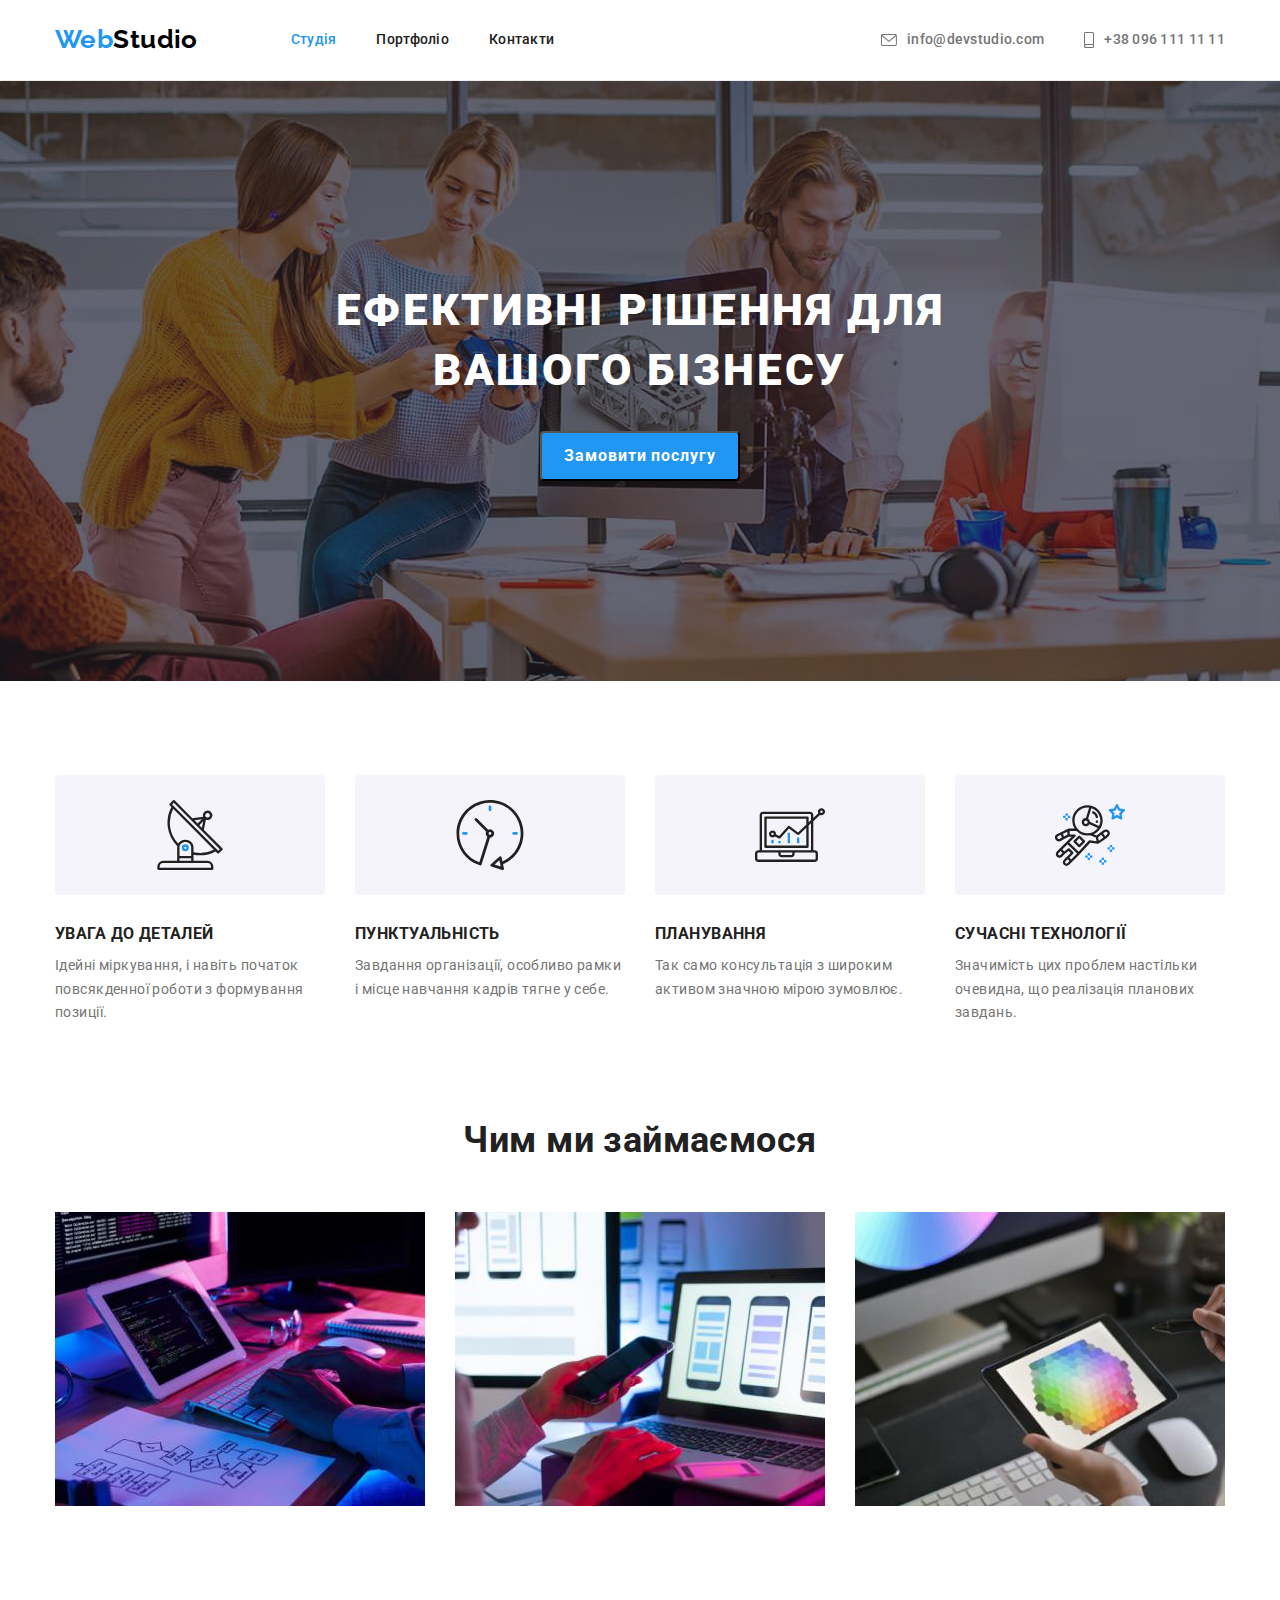
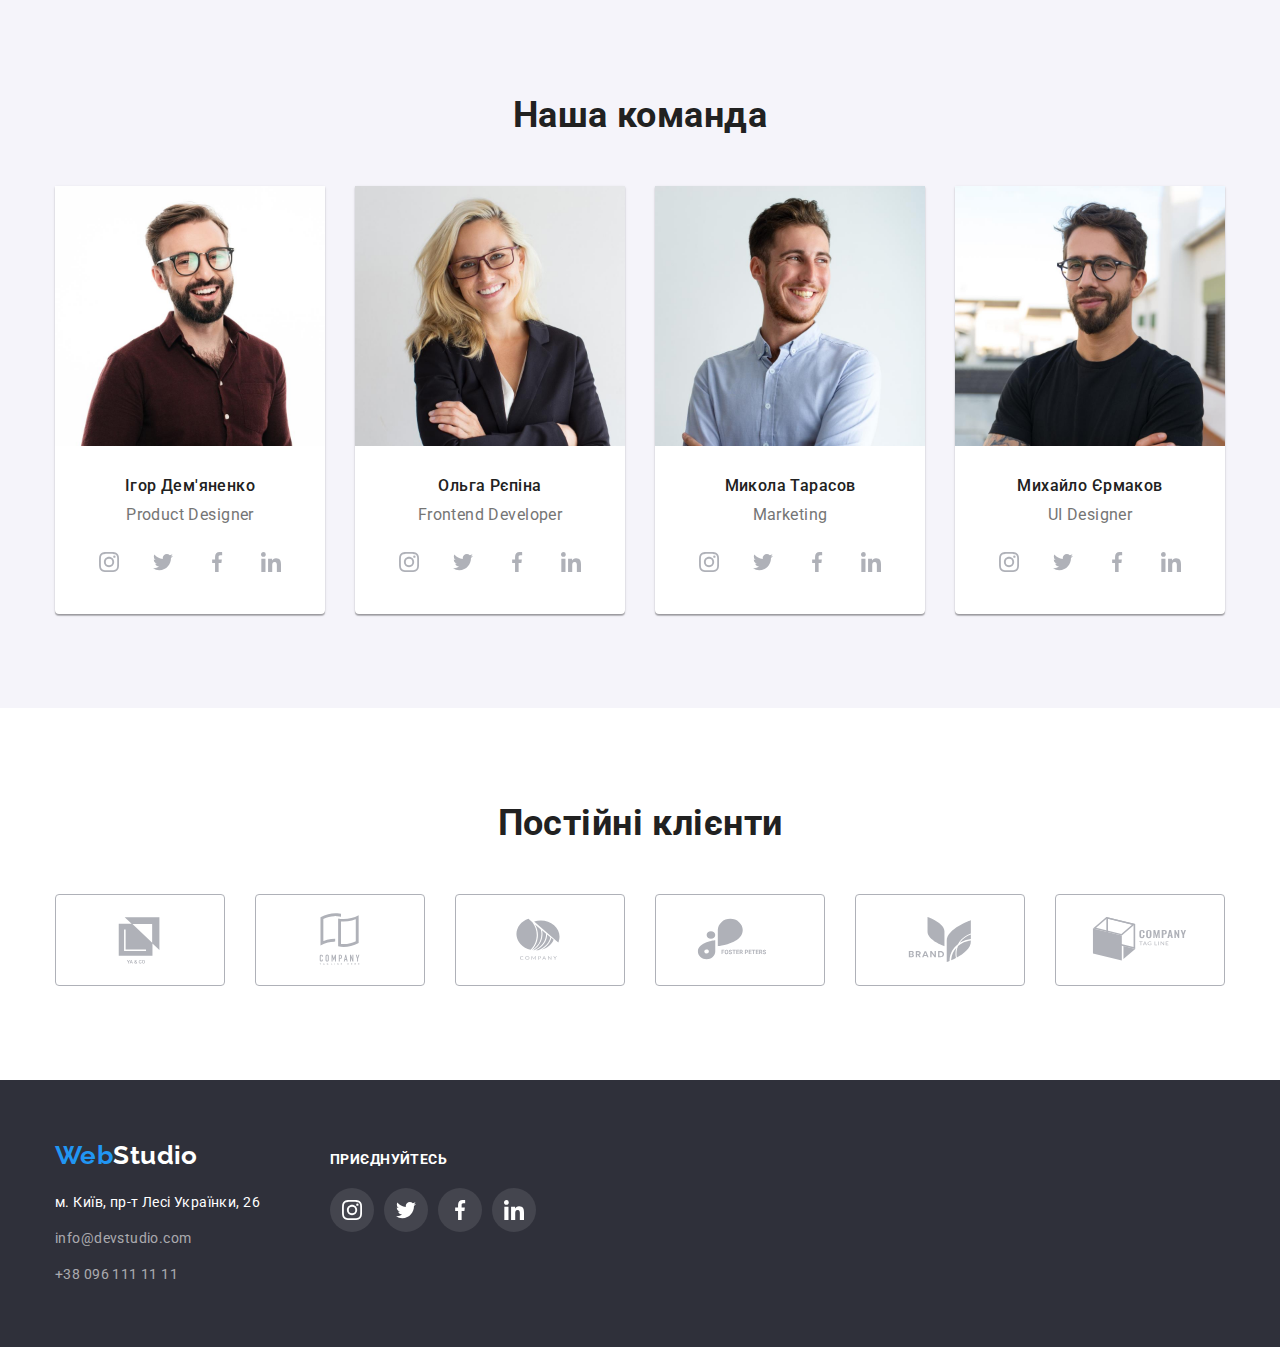
<file: index.html>
<!DOCTYPE html>
<html lang="uk">
  <head>
    <meta charset="UTF-8" />
    <meta http-equiv="X-UA-Compatible" content="IE=edge" />
    <meta name="viewport" content="width=device-width, initial-scale=1.0" />
    <title>WebStudio - Main Page</title>
    <link rel="preconnect" href="https://fonts.googleapis.com" />
    <link rel="preconnect" href="https://fonts.gstatic.com" crossorigin />
    <link
      href="https://fonts.googleapis.com/css2?family=Raleway:wght@700&family=Roboto:wght@400;500;700;900&display=swap"
      rel="stylesheet"
    />
    <link
      rel="stylesheet"
      href="https://cdnjs.cloudflare.com/ajax/libs/modern-normalize/1.1.0/modern-normalize.min.css"
    />
    <link rel="stylesheet" href="./css/styles.css" />
  </head>
  <body>
    <header class="header">
      <div class="container main-menu">
        <nav class="header-nav main-menu">
          <a href="./index.html" class="main-logo link"
            ><span class="web-accent">Web</span
            ><span class="studio-header">Studio</span></a
          >
          <ul class="main-nav list">
            <li class="item">
              <a href="./index.html" class="nav-selected link site-nav"
                >Студія</a
              >
            </li>
            <li class="item">
              <a class="link site-nav" href="./portfolio.html">Портфоліо</a>
            </li>
            <li class="item"><a href="#" class="link site-nav">Контакти</a></li>
          </ul>
        </nav>
        <ul class="main-contacts list">
          <li class="item">
            <a
              href="mailto:info@devstudio.com"
              class="link site-nav header-contacts"
              ><svg width="16" height="12" class="contact-svg">
                <use href="./images/sprite.svg#icon-envelope"></use>
              </svg>
              info@devstudio.com</a
            >
          </li>
          <li class="item">
            <a href="tel:+380961111111" class="link site-nav header-contacts">
              <svg width="10" height="16" class="contact-svg">
                <use href="./images/sprite.svg#icon-smartphone"></use>
              </svg>
              +38 096 111 11 11</a
            >
          </li>
        </ul>
      </div>
    </header>
    <main>
      <section class="hero">
        <div class="overlay">
          <div class="container">
            <h1 class="hero-title">Ефективні рішення для вашого бізнесу</h1>
            <button type="button" class="hero-button">Замовити послугу</button>
          </div>
        </div>
      </section>

      <section class="advantage section">
        <div class="container">
          <ul class="adv-list list">
            <li class="item">
              <div class="thumb">
                <svg width="70" height="70" class="adv-icon">
                  <use href="./images/sprite.svg#icon-antenna"></use>
                </svg>
              </div>
              <h3 class="advantage-title">УВАГА ДО ДЕТАЛЕЙ</h3>
              <p>
                Ідейні міркування, і навіть початок повсякденної роботи з
                формування позиції.
              </p>
            </li>
            <li class="item">
              <div class="thumb">
                <svg width="70" height="70" class="adv-icon">
                  <use href="./images/sprite.svg#icon-clock"></use>
                </svg>
              </div>
              <h3 class="advantage-title">ПУНКТУАЛЬНІСТЬ</h3>
              <p>
                Завдання організації, особливо рамки і місце навчання кадрів
                тягне у себе.
              </p>
            </li>
            <li class="item">
              <div class="thumb">
                <svg width="70" height="70" class="adv-icon">
                  <use href="./images/sprite.svg#icon-diagram"></use>
                </svg>
              </div>
              <h3 class="advantage-title">ПЛАНУВАННЯ</h3>
              <p>
                Так само консультація з широким активом значною мірою зумовлює.
              </p>
            </li>
            <li class="item">
              <div class="thumb">
                <svg width="70" height="70" class="adv-icon">
                  <use href="./images/sprite.svg#icon-astronaut"></use>
                </svg>
              </div>
              <h3 class="advantage-title">СУЧАСНІ ТЕХНОЛОГІЇ</h3>
              <p>
                Значимість цих проблем настільки очевидна, що реалізація
                планових завдань.
              </p>
            </li>
          </ul>
        </div>
      </section>

      <section class="what-we-do section no-top-padding">
        <div class="container">
          <h2 class="section-title">Чим ми займаємося</h2>
          <ul class="what-we-do-list list">
            <li class="item">
              <img src="./images/img_1.jpg" alt="Комьютер" width="370" />
            </li>
            <li class="item">
              <img src="./images/img_2.jpg" alt="Телефон" width="370" />
            </li>
            <li class="item">
              <img src="./images/img_3.jpg" alt="Планшет" width="370" />
            </li>
          </ul>
        </div>
      </section>

      <section class="our-team section">
        <div class="container">
          <h2 class="section-title">Наша команда</h2>
          <ul class="team-members list">
            <li class="item">
              <img
                src="./images/person1.jpg"
                alt="Член команди Ігор Дем'яненко"
                width="270"
              />
              <div class="team-info">
                <h3 class="team-member">Ігор Дем'яненко</h3>
                <p class="team-role">Product Designer</p>
                <ul class="member-social-list list">
                  <li class="member-social-item">
                    <a href="#" class="member-social-link">
                      <svg width="20" height="20" class="member-social-icon">
                        <use href="./images/sprite.svg#icon-instagram"></use>
                      </svg>
                    </a>
                  </li>
                  <li class="member-social-item">
                    <a href="#" class="member-social-link">
                      <svg width="20" height="20" class="member-social-icon">
                        <use href="./images/sprite.svg#icon-twitter"></use>
                      </svg>
                    </a>
                  </li>
                  <li class="member-social-item">
                    <a href="#" class="member-social-link">
                      <svg width="20" height="20" class="member-social-icon">
                        <use href="./images/sprite.svg#icon-facebook"></use>
                      </svg>
                    </a>
                  </li>
                  <li class="member-social-item">
                    <a href="#" class="member-social-link">
                      <svg width="20" height="20" class="member-social-icon">
                        <use href="./images/sprite.svg#icon-linkedin"></use>
                      </svg>
                    </a>
                  </li>
                </ul>
              </div>
            </li>
            <li class="item">
              <img
                src="./images/person2.jpg"
                alt="Член команди Ольга Рєпіна"
                width="270"
              />
              <div class="team-info">
                <h3 class="team-member">Ольга Рєпіна</h3>
                <p class="team-role">Frontend Developer</p>
                <ul class="member-social-list list">
                  <li class="member-social-item">
                    <a href="#" class="member-social-link">
                      <svg width="20" height="20" class="member-social-icon">
                        <use href="./images/sprite.svg#icon-instagram"></use>
                      </svg>
                    </a>
                  </li>
                  <li class="member-social-item">
                    <a href="#" class="member-social-link">
                      <svg width="20" height="20" class="member-social-icon">
                        <use href="./images/sprite.svg#icon-twitter"></use>
                      </svg>
                    </a>
                  </li>
                  <li class="member-social-item">
                    <a href="#" class="member-social-link">
                      <svg width="20" height="20" class="member-social-icon">
                        <use href="./images/sprite.svg#icon-facebook"></use>
                      </svg>
                    </a>
                  </li>
                  <li class="member-social-item">
                    <a href="#" class="member-social-link">
                      <svg width="20" height="20" class="member-social-icon">
                        <use href="./images/sprite.svg#icon-linkedin"></use>
                      </svg>
                    </a>
                  </li>
                </ul>
              </div>
            </li>
            <li class="item">
              <img
                src="./images/person3.jpg"
                alt="Член команди Микола Тарасов"
                width="270"
              />
              <div class="team-info">
                <h3 class="team-member">Микола Тарасов</h3>
                <p class="team-role">Marketing</p>
                <ul class="member-social-list list">
                  <li class="member-social-item">
                    <a href="#" class="member-social-link">
                      <svg width="20" height="20" class="member-social-icon">
                        <use href="./images/sprite.svg#icon-instagram"></use>
                      </svg>
                    </a>
                  </li>
                  <li class="member-social-item">
                    <a href="#" class="member-social-link">
                      <svg width="20" height="20" class="member-social-icon">
                        <use href="./images/sprite.svg#icon-twitter"></use>
                      </svg>
                    </a>
                  </li>
                  <li class="member-social-item">
                    <a href="#" class="member-social-link">
                      <svg width="20" height="20" class="member-social-icon">
                        <use href="./images/sprite.svg#icon-facebook"></use>
                      </svg>
                    </a>
                  </li>
                  <li class="member-social-item">
                    <a href="#" class="member-social-link">
                      <svg width="20" height="20" class="member-social-icon">
                        <use href="./images/sprite.svg#icon-linkedin"></use>
                      </svg>
                    </a>
                  </li>
                </ul>
              </div>
            </li>
            <li class="item">
              <img
                src="./images/person4.jpg"
                alt="Член команди Михайло Єрмаков"
                width="270"
              />
              <div class="team-info">
                <h3 class="team-member">Михайло Єрмаков</h3>
                <p class="team-role">UI Designer</p>
                <ul class="member-social-list list">
                  <li class="member-social-item">
                    <a href="#" class="member-social-link">
                      <svg width="20" height="20" class="member-social-icon">
                        <use href="./images/sprite.svg#icon-instagram"></use>
                      </svg>
                    </a>
                  </li>
                  <li class="member-social-item">
                    <a href="#" class="member-social-link">
                      <svg width="20" height="20" class="member-social-icon">
                        <use href="./images/sprite.svg#icon-twitter"></use>
                      </svg>
                    </a>
                  </li>
                  <li class="member-social-item">
                    <a href="#" class="member-social-link">
                      <svg width="20" height="20" class="member-social-icon">
                        <use href="./images/sprite.svg#icon-facebook"></use>
                      </svg>
                    </a>
                  </li>
                  <li class="member-social-item">
                    <a href="#" class="member-social-link">
                      <svg width="20" height="20" class="member-social-icon">
                        <use href="./images/sprite.svg#icon-linkedin"></use>
                      </svg>
                    </a>
                  </li>
                </ul>
              </div>
            </li>
          </ul>
        </div>
      </section>
      <section class="section clients">
        <div class="container">
          <h2 class="section-title">Постійні клієнти</h2>
          <ul class="list clients-list">
            <li class="client-item">
              <a href="#" class="client-link">
                <svg width="106" height="60">
                  <use href="./images/sprite.svg#icon-client1"></use>
                </svg>
              </a>
            </li>
            <li class="client-item">
              <a href="#" class="client-link">
                <svg width="106" height="60">
                  <use href="./images/sprite.svg#icon-client2"></use>
                </svg>
              </a>
            </li>
            <li class="client-item">
              <a href="#" class="client-link">
                <svg width="106" height="60">
                  <use href="./images/sprite.svg#icon-client3"></use>
                </svg>
              </a>
            </li>
            <li class="client-item">
              <a href="#" class="client-link">
                <svg width="106" height="60">
                  <use href="./images/sprite.svg#icon-client4"></use>
                </svg>
              </a>
            </li>
            <li class="client-item">
              <a href="#" class="client-link">
                <svg width="106" height="60">
                  <use href="./images/sprite.svg#icon-client5"></use>
                </svg>
              </a>
            </li>
            <li class="client-item">
              <a href="#" class="client-link">
                <svg width="106" height="60">
                  <use href="./images/sprite.svg#icon-client6"></use>
                </svg>
              </a>
            </li>
          </ul>
        </div>
      </section>
    </main>
    <footer class="footer">
      <div class="container footer-flex">
        <div class="footer-address-thumb">
          <a href="./index.html" class="main-logo footer-logo link"
            ><span class="web-accent">Web</span
            ><span class="studio-footer">Studio</span></a
          >
          <address class="footer-address">
            <ul class="list">
              <li class="item">
                <a
                  class="address address-accent link"
                  href="https://goo.gl/maps/bYB9UnZRX9ZfqLbC6"
                  >м. Київ, пр-т Лесі Українки, 26</a
                >
              </li>
              <li class="item">
                <a
                  class="address-opacity address-accent link"
                  href="mailto:info@devstudio.com"
                  >info@devstudio.com</a
                >
              </li>
              <li class="item">
                <a
                  class="address-opacity address-accent link"
                  href="tel:+380961111111"
                  >+38 096 111 11 11</a
                >
              </li>
            </ul>
          </address>
        </div>
        <div class="footer-social-thumb">
          <p class="footer-text">Приєднуйтесь</p>
          <ul class="footer-social-list list">
            <li class="footer-social-item">
              <a href="#" class="footer-social-link">
                <svg width="20" height="20" class="footer-social-icon">
                  <use href="./images/sprite.svg#icon-instagram"></use>
                </svg>
              </a>
            </li>
            <li class="footer-social-item">
              <a href="#" class="footer-social-link">
                <svg width="20" height="20" class="footer-social-icon">
                  <use href="./images/sprite.svg#icon-twitter"></use>
                </svg>
              </a>
            </li>
            <li class="footer-social-item">
              <a href="#" class="footer-social-link">
                <svg width="20" height="20" class="footer-social-icon">
                  <use href="./images/sprite.svg#icon-facebook"></use>
                </svg>
              </a>
            </li>
            <li class="footer-social-item">
              <a href="#" class="footer-social-link">
                <svg width="20" height="20" class="footer-social-icon">
                  <use href="./images/sprite.svg#icon-linkedin"></use>
                </svg>
              </a>
            </li>
          </ul>
        </div>
      </div>
    </footer>
  </body>
</html>
</file>
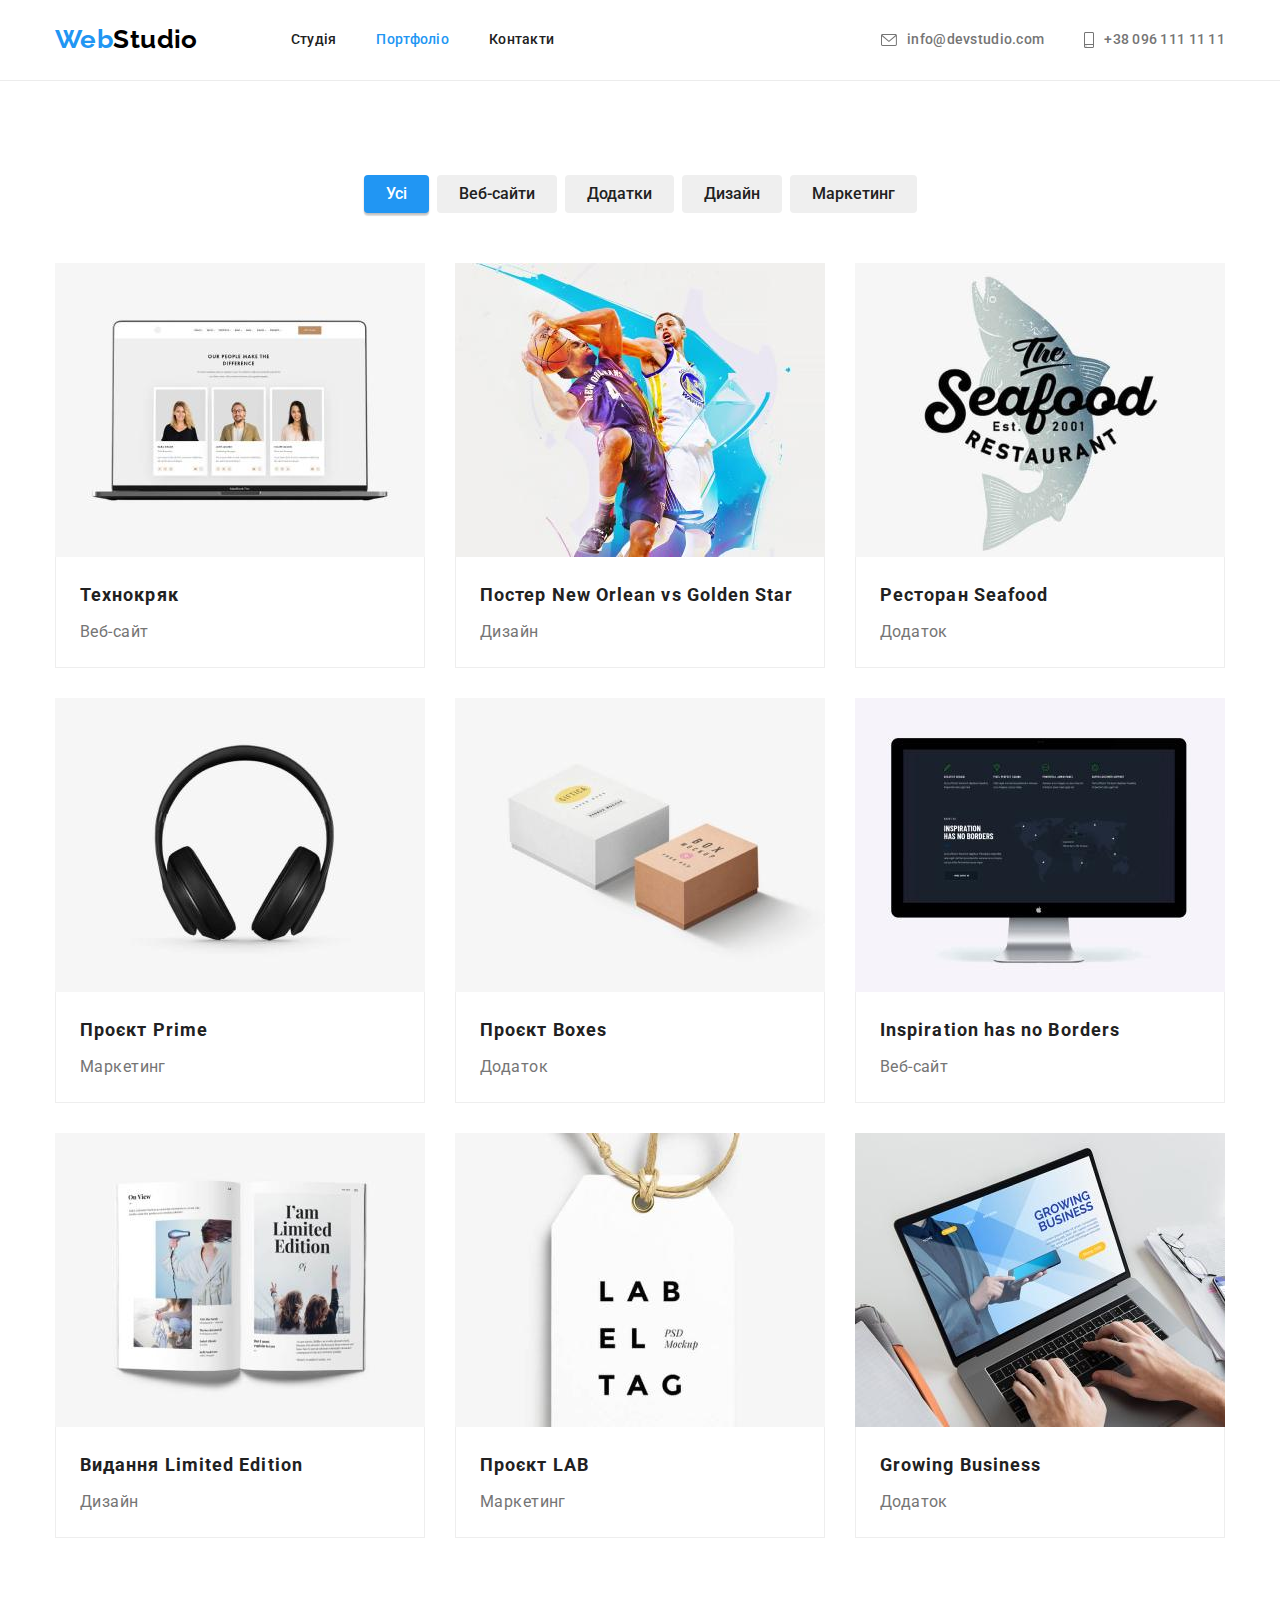
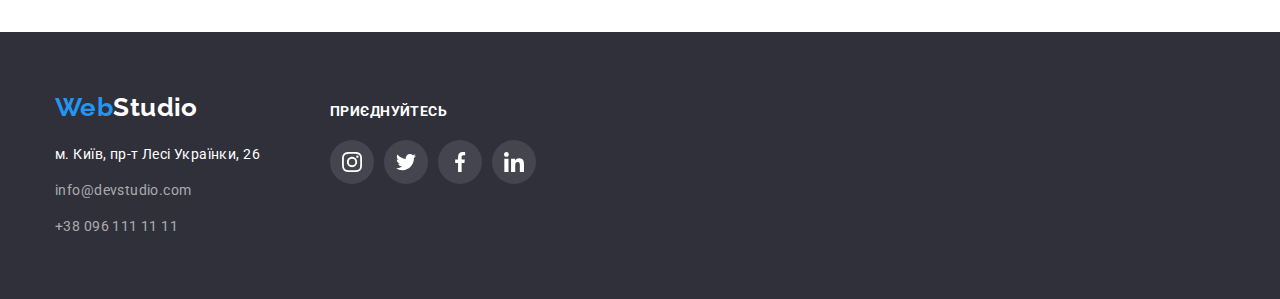
<file: portfolio.html>
<!DOCTYPE html>
<html lang="uk">
  <head>
    <meta charset="UTF-8" />
    <meta http-equiv="X-UA-Compatible" content="IE=edge" />
    <meta name="viewport" content="width=device-width, initial-scale=1.0" />
    <title>WebStudio - Portfolio</title>
    <link rel="preconnect" href="https://fonts.googleapis.com" />
    <link rel="preconnect" href="https://fonts.gstatic.com" crossorigin />
    <link
      href="https://fonts.googleapis.com/css2?family=Raleway:wght@700&family=Roboto:wght@400;500;700;900&display=swap"
      rel="stylesheet"
    />
    <link
      rel="stylesheet"
      href="https://cdnjs.cloudflare.com/ajax/libs/modern-normalize/1.1.0/modern-normalize.min.css"
    />
    <link rel="stylesheet" href="./css/styles.css" />
  </head>
  <body>
    <header class="header">
      <div class="container main-menu">
        <nav class="header-nav main-menu">
          <a href="./index.html" class="main-logo link"
            ><span class="web-accent">Web</span
            ><span class="studio-header">Studio</span></a
          >
          <ul class="main-nav list">
            <li class="item">
              <a href="./index.html" class="link site-nav">Студія</a>
            </li>
            <li class="item">
              <a class="nav-selected link site-nav" href="./portfolio.html"
                >Портфоліо</a
              >
            </li>
            <li class="item"><a href="#" class="link site-nav">Контакти</a></li>
          </ul>
        </nav>
        <ul class="main-contacts list">
          <li class="item">
            <a
              href="mailto:info@devstudio.com"
              class="link site-nav header-contacts"
              ><svg width="16" height="12" class="contact-svg">
                <use href="./images/sprite.svg#icon-envelope"></use>
              </svg>
              info@devstudio.com</a
            >
          </li>
          <li class="item">
            <a href="tel:+380961111111" class="link site-nav header-contacts">
              <svg width="10" height="16" class="contact-svg">
                <use href="./images/sprite.svg#icon-smartphone"></use>
              </svg>
              +38 096 111 11 11</a
            >
          </li>
        </ul>
      </div>
    </header>
    <main>
      <!-- main page-->
      <section class="our-works section">
        <div class="container">
          <h1 class="hidden_main_tag">Портфоліо</h1>
          <ul class="filters-list list">
            <li class="item">
              <button class="pf-filter filter-accent" type="button">Усі</button>
            </li>
            <li class="item">
              <button class="pf-filter" type="button">Веб-сайти</button>
            </li>
            <li class="item">
              <button class="pf-filter" type="button">Додатки</button>
            </li>
            <li class="item">
              <button class="pf-filter" type="button">Дизайн</button>
            </li>
            <li class="item">
              <button class="pf-filter" type="button">Маркетинг</button>
            </li>
          </ul>

          <ul class="works list works-list">
            <li class="item">
              <a href="#" class="item-link link">
                <img
                  src="./images/portfolio_pic_1.jpg"
                  alt="Приклад роботи 1"
                  width="370"
                />
                <div class="work-info">
                  <h2 class="works-title">Технокряк</h2>
                  <p class="works-field">Веб-сайт</p>
                </div>
              </a>
            </li>
            <li class="item">
              <a href="#" class="item-link link"
                ><img
                  src="./images/portfolio_pic_2.jpg"
                  alt="Приклад роботи 2"
                  width="370"
                />
                <div class="work-info">
                  <h2 class="works-title">Постер New Orlean vs Golden Star</h2>
                  <p class="works-field">Дизайн</p>
                </div></a
              >
            </li>
            <li class="item">
              <a href="#" class="item-link link"
                ><img
                  src="./images/portfolio_pic_3.jpg"
                  alt="Приклад роботи 3"
                  width="370"
                />
                <div class="work-info">
                  <h2 class="works-title">Ресторан Seafood</h2>
                  <p class="works-field">Додаток</p>
                </div></a
              >
            </li>
            <li class="item">
              <a href="#" class="item-link link"
                ><img
                  src="./images/portfolio_pic_4.jpg"
                  alt="Приклад роботи 4"
                  width="370"
                />
                <div class="work-info">
                  <h2 class="works-title">Проєкт Prime</h2>
                  <p class="works-field">Маркетинг</p>
                </div></a
              >
            </li>
            <li class="item">
              <a href="#" class="item-link link"
                ><img
                  src="./images/portfolio_pic_5.jpg"
                  alt="Приклад роботи 5"
                  width="370"
                />
                <div class="work-info">
                  <h2 class="works-title">Проєкт Boxes</h2>
                  <p class="works-field">Додаток</p>
                </div></a
              >
            </li>
            <li class="item">
              <a href="#" class="item-link link"
                ><img
                  src="./images/portfolio_pic_6.jpg"
                  alt="Приклад роботи 6"
                  width="370"
                />
                <div class="work-info">
                  <h2 class="works-title">Inspiration has no Borders</h2>
                  <p class="works-field">Веб-сайт</p>
                </div></a
              >
            </li>
            <li class="item">
              <a href="#" class="item-link link"
                ><img
                  src="./images/portfolio_pic_7.jpg"
                  alt="Приклад роботи 7"
                  width="370"
                />
                <div class="work-info">
                  <h2 class="works-title">Видання Limited Edition</h2>
                  <p class="works-field">Дизайн</p>
                </div></a
              >
            </li>
            <li class="item">
              <a href="#" class="item-link link"
                ><img
                  src="./images/portfolio_pic_8.jpg"
                  alt="Приклад роботи 8"
                  width="370"
                />
                <div class="work-info">
                  <h2 class="works-title">Проєкт LAB</h2>
                  <p class="works-field">Маркетинг</p>
                </div></a
              >
            </li>
            <li class="item">
              <a href="#" class="item-link link"
                ><img
                  src="./images/portfolio_pic_9.jpg"
                  alt="Приклад роботи 9"
                  width="370"
                />
                <div class="work-info">
                  <h2 class="works-title">Growing Business</h2>
                  <p class="works-field">Додаток</p>
                </div></a
              >
            </li>
          </ul>
        </div>
      </section>
    </main>
    <footer class="footer">
      <div class="container footer-flex">
        <div class="footer-address-thumb">
          <a href="./index.html" class="main-logo footer-logo link"
            ><span class="web-accent">Web</span
            ><span class="studio-footer">Studio</span></a
          >
          <address class="footer-address">
            <ul class="list">
              <li class="item">
                <a
                  class="address address-accent link"
                  href="https://goo.gl/maps/bYB9UnZRX9ZfqLbC6"
                  >м. Київ, пр-т Лесі Українки, 26</a
                >
              </li>
              <li class="item">
                <a
                  class="address-opacity address-accent link"
                  href="mailto:info@devstudio.com"
                  >info@devstudio.com</a
                >
              </li>
              <li class="item">
                <a
                  class="address-opacity address-accent link"
                  href="tel:+380961111111"
                  >+38 096 111 11 11</a
                >
              </li>
            </ul>
          </address>
        </div>
        <div class="footer-social-thumb">
          <p class="footer-text">Приєднуйтесь</p>
          <ul class="footer-social-list list">
            <li class="footer-social-item">
              <a href="#" class="footer-social-link">
                <svg width="20" height="20" class="footer-social-icon">
                  <use href="./images/sprite.svg#icon-instagram"></use>
                </svg>
              </a>
            </li>
            <li class="footer-social-item">
              <a href="#" class="footer-social-link">
                <svg width="20" height="20" class="footer-social-icon">
                  <use href="./images/sprite.svg#icon-twitter"></use>
                </svg>
              </a>
            </li>
            <li class="footer-social-item">
              <a href="#" class="footer-social-link">
                <svg width="20" height="20" class="footer-social-icon">
                  <use href="./images/sprite.svg#icon-facebook"></use>
                </svg>
              </a>
            </li>
            <li class="footer-social-item">
              <a href="#" class="footer-social-link">
                <svg width="20" height="20" class="footer-social-icon">
                  <use href="./images/sprite.svg#icon-linkedin"></use>
                </svg>
              </a>
            </li>
          </ul>
        </div>
      </div>
    </footer>
  </body>
</html>
</file>
<file: css/styles.css>
:root {
  --bg-main-black: #2f303a;
  --bg-main-white: #f5f5f5;
  --bg-secondary-white: #f5f4fa;
  --bg-header-white: #ffffff;
  --header-bottom-border: #ececec;
  --works-border: #eeeeee;
  --bg-hero-overlay: #c4c4c4;
  --social-icon-fill: #afb1b8;

  --text-primary-black: #212121;
  --logo-black: #000000;
  --primary-blue: #2196f3;
  --text-full-white: #ffffff;
  --text-primary-grey: #757575;
  --filters-grey: #f5f4fa;
  --opacity-white: rgba(255, 255, 255, 0.6);
}

.hidden_main_tag {
  visibility: hidden;
  display: none;
}

.link {
  text-decoration: none;
}

.list {
  list-style: none;
}

button {
  cursor: pointer;
  font-family: inherit;
}

body {
  color: var(--text-primary-grey);

  font-family: "Roboto", sans-serif;
  font-size: 14px;
  line-height: 1.71;

  /* or 171% */
  letter-spacing: 0.03em;
}

h1,
h2,
h3,
h4,
h5,
h6,
p {
  margin-top: 0;
  margin-bottom: 0;
}

img {
  display: block;
  max-width: 100%;
  height: auto;
}

.container {
  width: 1200px;
  padding-left: 15px;
  padding-right: 15px;
  margin-left: auto;
  margin-right: auto;
}

.section {
  padding-top: 94px;
  padding-bottom: 94px;
}

.section.no-padding {
  padding-top: 0;
  padding-bottom: 0;
}

.section.no-top-padding {
  padding-top: 0;
}

.header {
  border-bottom: 1px solid var(--header-bottom-border);
}

.main-menu,
.main-nav,
.main-contacts {
  display: flex;
  align-items: center;
}

a.main-logo {
  display: block;
  margin-right: 93px;
  padding-top: 24px;
  padding-bottom: 25px;
}

ul.list {
  padding-left: 0;
  margin-top: 0;
  margin-bottom: 0;
}

.main-nav > .item:not(:last-child),
.main-contacts > .item:not(:last-child) {
  margin-right: 40px;
}

.web-accent {
  color: var(--primary-blue);
}
.studio-header {
  color: var(--logo-black);
}

.main-logo {
  font-family: "Raleway", sans-serif;
  font-style: normal;
  font-weight: 700;
  font-size: 26px;
  line-height: 1.19;
}

.site-nav {
  color: var(--text-primary-black);

  font-weight: 500;
  line-height: 1.14;
  letter-spacing: 0.02em;
}

ul.main-contacts {
  margin-left: auto;
}

a.header-contacts {
  width: 100%;
  height: 100%;
  color: var(--text-primary-grey);
  display: flex;
  align-items: center;
  gap: 10px;
}

.contact-svg {
  fill: currentColor;
}

a.site-nav:hover,
a.site-nav:focus,
a.header-contacts:hover,
a.header-contacts:focus {
  color: var(--primary-blue);
}

section.hero {
  max-width: 1600px;
  height: 600px;
  margin-left: auto;
  margin-right: auto;
  padding-top: 200px;
  padding-bottom: 200px;
  text-align: center;

  background-color: var(--bg-hero-overlay);
  background-image: linear-gradient(
      to right,
      rgba(47, 48, 58, 0.4),
      rgba(47, 48, 58, 0.4)
    ),
    url(../images/hero-image.jpg);
  background-repeat: no-repeat;
  background-size: cover;
  background-position: center;
}

.hero-title {
  width: 696px;
  margin: 0 auto 30px;

  color: var(--text-full-white);

  font-weight: 900;
  font-size: 44px;
  line-height: 1.36;
  text-align: center;
  letter-spacing: 0.06em;
  text-transform: uppercase;
}

button.hero-button {
  padding: 8px 22px;
  box-shadow: 0px 4px 4px rgba(0, 0, 0, 0.15);
  border-radius: 4px;

  color: var(--text-full-white);
  background-color: var(--primary-blue);

  font-weight: 700;
  font-size: 16px;
  line-height: 1.88;
  letter-spacing: 0.06em;
}

.advantage-title {
  color: var(--text-primary-black);

  font-weight: 700;
  line-height: 1.14;
  text-transform: uppercase;
}

ul.adv-list {
  display: flex;
}

ul.adv-list .advantage-title {
  margin-bottom: 10px;
}

ul.adv-list > .item:not(:last-child) {
  margin-right: 30px;
}

.advantage .thumb {
  display: flex;
  width: 270px;
  height: 120px;
  align-items: center;
  justify-content: center;
  margin-bottom: 30px;
  border-radius: 4px;

  background-color: var(--bg-secondary-white);
}

.section-title {
  margin-bottom: 50px;

  color: var(--text-primary-black);
  font-weight: 700;
  font-size: 36px;
  line-height: 1.17;
  text-align: center;
}

ul.what-we-do-list {
  display: flex;
}

ul.what-we-do-list > .item:not(:last-child) {
  margin-right: 30px;
}

.our-team {
  background-color: var(--bg-secondary-white);
}

ul.team-members {
  display: flex;
}

.team-members > .item:not(:last-child) {
  margin-right: 30px;
}

.team-members > .item {
  box-shadow: 0px 1px 3px rgba(0, 0, 0, 0.12), 0px 1px 1px rgba(0, 0, 0, 0.14),
    0px 2px 1px rgba(0, 0, 0, 0.2);
  border-radius: 0px 0px 4px 4px;

  background-color: var(--bg-header-white);
}

.team-member {
  margin-bottom: 10px;
  text-align: center;

  color: var(--text-primary-black);

  font-weight: 500;
  font-size: 16px;
  line-height: 1.19;
}

ul.team-members .team-role {
  text-align: center;

  font-size: 16px;
  line-height: 1.19;
}

.team-members .team-info {
  padding-top: 30px;
  padding-bottom: 30px;
}

.team-info p {
  margin-bottom: 16px;
}

.member-social-list {
  display: flex;
  justify-content: center;
  align-items: center;
}

.member-social-item {
  width: 44px;
  height: 44px;
}

.member-social-item:not(:last-child) {
  margin-right: 10px;
}

.member-social-link {
  display: flex;
  width: 100%;
  height: 100%;
  justify-content: center;
  align-items: center;
  border-radius: 50%;

  background-color: var(--bg-header-white);
  fill: var(--social-icon-fill);
}

.member-social-link:hover,
.member-social-link:hover {
  background-color: var(--primary-blue);
  fill: var(--bg-header-white);
}

.clients-list {
  display: flex;
  justify-content: center;
  align-items: center;
}

.client-item {
  width: 170px;
  height: 92px;
}

.client-item:not(:last-child) {
  margin-right: 30px;
}

.client-link {
  display: flex;
  width: 100%;
  height: 100%;
  align-items: center;
  justify-content: center;
  border: 1px solid var(--social-icon-fill);
  border-radius: 4px;

  fill: var(--social-icon-fill);
}

.client-link:hover,
.client-link:focus {
  fill: var(--primary-blue);
  border-color: var(--primary-blue);
}

.main-logo.footer-logo {
  margin-bottom: 20px;
  margin-right: 0;
  padding: 0;
}

.footer {
  padding-top: 60px;
  padding-bottom: 60px;

  background-color: var(--bg-main-black);
}

.studio-footer {
  color: var(--text-full-white);
}

.address {
  color: var(--text-full-white);
}

.address-accent:hover,
.address-accent:focus {
  color: var(--primary-blue);
}

.footer-address {
  font-style: normal;
}

.footer-address .item:not(:last-child) {
  margin-bottom: 12px;
}

.address-opacity {
  color: var(--opacity-white);
}

.footer-flex {
  display: flex;
}

.footer-address-thumb {
  margin-right: 70px;
}

.footer-social-thumb {
  padding-top: 12px;
}

.footer-text {
  margin-bottom: 20px;

  font-weight: 700;
  line-height: 1.14;
  text-transform: uppercase;

  color: var(--text-full-white);
}

.footer-social-list {
  display: flex;
  align-items: center;
  justify-content: center;
}

.footer-social-item {
  width: 44px;
  height: 44px;
}

.footer-social-item:not(:last-child) {
  margin-right: 10px;
}

.footer-social-link {
  display: flex;
  width: 100%;
  height: 100%;
  justify-content: center;
  align-items: center;
  border-radius: 50%;

  background-color: rgba(255, 255, 255, 0.1);
  fill: var(--bg-header-white);
}

.footer-social-link:hover,
.footer-social-link:focus {
  background-color: var(--primary-blue);
}

.main-nav .nav-selected {
  color: var(--primary-blue);
}

.pf-filter {
  padding: 6px 22px;
  border: none;
  border-radius: 4px;

  color: var(--text-primary-black);

  font-weight: 500;
  font-size: 16px;
  line-height: 1.62;
}

.filter-accent,
.pf-filter:hover,
.pf-filter:focus {
  color: var(--text-full-white);
  background-color: var(--primary-blue);

  box-shadow: 0px 3px 1px rgba(0, 0, 0, 0.1), 0px 1px 2px rgba(0, 0, 0, 0.08),
    0px 2px 2px rgba(0, 0, 0, 0.12);
}

.our-works .filters-list {
  display: flex;
  margin-bottom: 50px;
  justify-content: center;
}

.filters-list > .item:not(:last-child) {
  margin-right: 8px;
}

ul.works.works-list {
  display: flex;
  flex-wrap: wrap;
}

ul.works > .item {
  width: calc((100% - 60px) / 3);
  margin-right: 30px;
  margin-bottom: 30px;
}

ul.works > .item:nth-child(3n) {
  margin-right: 0;
}

ul.works > .item:nth-last-child(-n + 3) {
  margin-bottom: 0;
}

.works-title {
  margin-bottom: 4px;

  color: var(--text-primary-black);
  font-weight: 700;
  font-size: 18px;
  line-height: 2;
  letter-spacing: 0.06em;
}

.works-field {
  font-size: 16px;
  line-height: 1.88;

  color: var(--text-primary-grey)
}

.works .work-info {
  padding: 20px 24px;
  border-bottom: 1px solid var(--works-border);
  border-left: 1px solid var(--works-border);
  border-right: 1px solid var(--works-border);
}

.works-list .item-link:hover,
.works-list .item-link:focus {
  box-shadow: 0px 1px 1px rgba(0, 0, 0, 0.12), 0px 4px 4px rgba(0, 0, 0, 0.06),
    1px 4px 6px rgba(0, 0, 0, 0.16);
}

.works-list .item-link {
  display: block;
}
</file>
